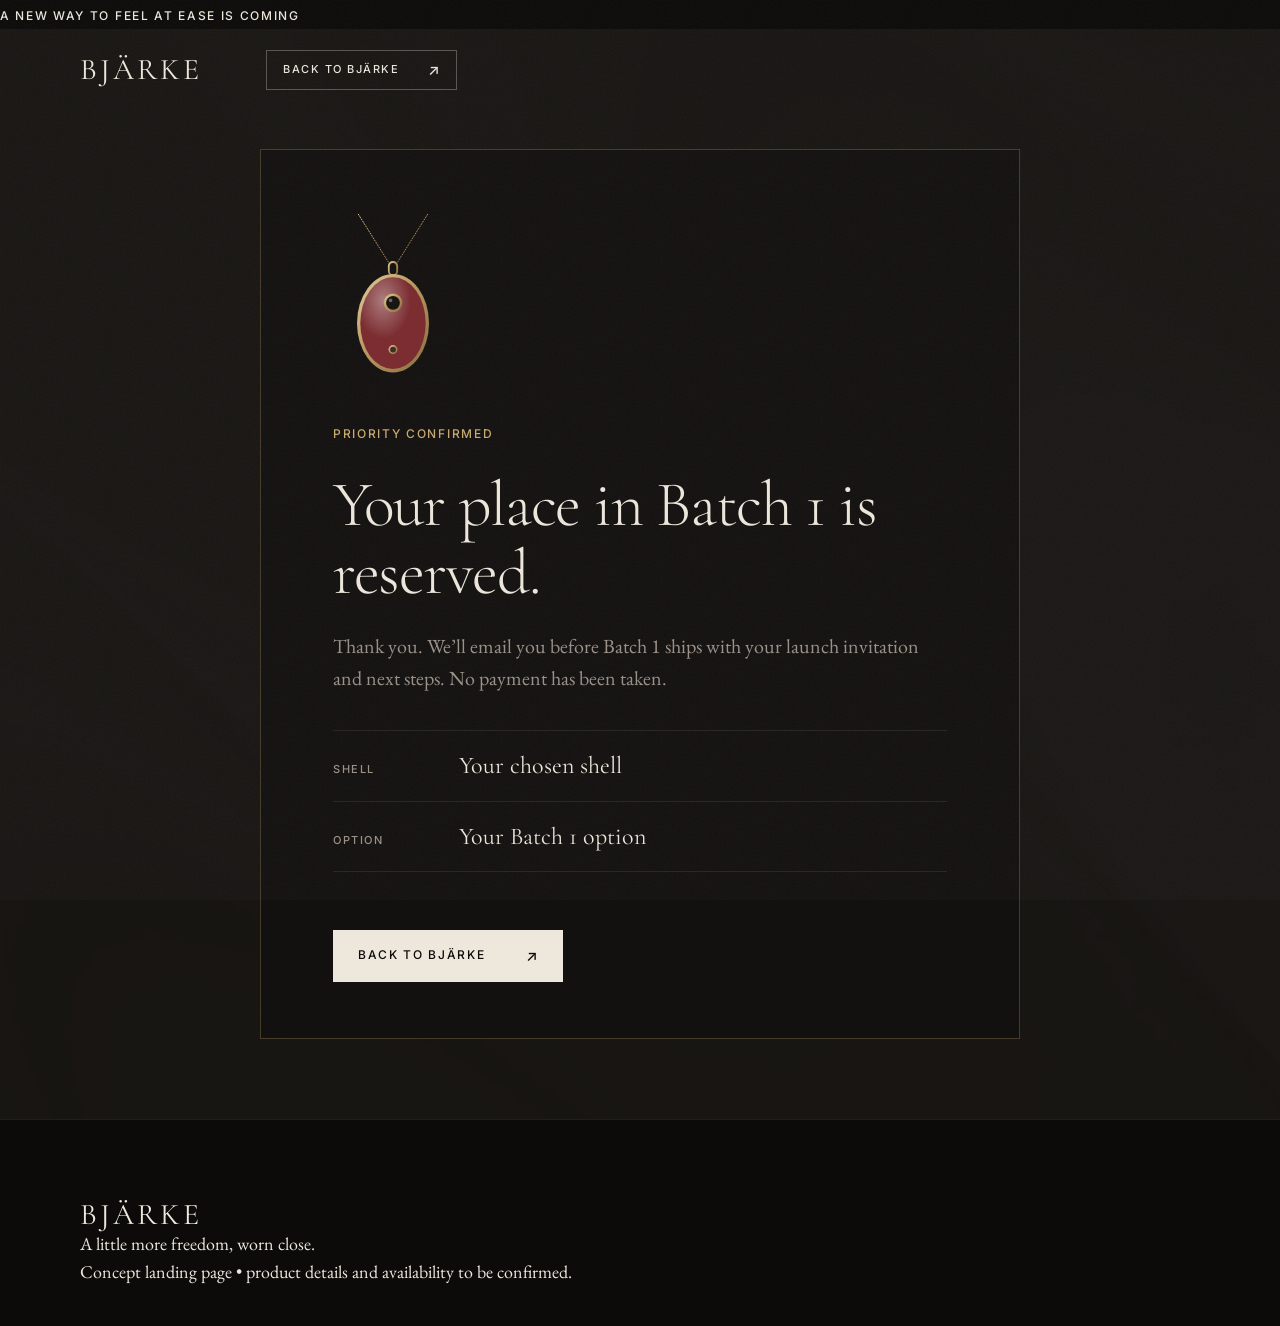
<file: priority-confirmed.html>
<!doctype html>
<html lang="en">
<head>
  <meta charset="utf-8">
  <meta name="viewport" content="width=device-width, initial-scale=1">
  <title>Priority Confirmed | Bjärke</title>
  <meta name="description" content="Your place in Bjärke Batch 1 is reserved.">
  <meta name="robots" content="noindex">
  <meta name="theme-color" content="#FCFAF5">
  <meta property="og:title" content="Bjärke | A little more freedom, worn close">
  <meta property="og:image" content="/images/og-image.jpg">
  <link rel="icon" href="/favicon.svg" type="image/svg+xml">

  <link rel="preconnect" href="https://fonts.googleapis.com">
  <link rel="preconnect" href="https://fonts.gstatic.com" crossorigin>
  <link rel="stylesheet" href="https://fonts.googleapis.com/css2?family=Cormorant+Garamond:wght@300;400&family=EB+Garamond:ital,wght@0,400;1,400&family=Inter:wght@500&display=swap">
  <link rel="stylesheet" href="/styles.css">

  <!-- ===================== META PIXEL =====================
       To activate: replace 'YOUR_PIXEL_ID' below with your Pixel ID
       (same ID as on index.html). This page fires PageView and the
       conversion event 'Lead' when a reservation is completed.
       ====================================================== -->
  <script>
    const PIXEL_ID = 'YOUR_PIXEL_ID'; // <-- paste your Meta Pixel ID here
    if (PIXEL_ID && PIXEL_ID !== 'YOUR_PIXEL_ID') {
      !function(f,b,e,v,n,t,s){if(f.fbq)return;n=f.fbq=function(){n.callMethod?
      n.callMethod.apply(n,arguments):n.queue.push(arguments)};if(!f._fbq)f._fbq=n;
      n.push=n;n.loaded=!0;n.version='2.0';n.queue=[];t=b.createElement(e);t.async=!0;
      t.src=v;s=b.getElementsByTagName(e)[0];s.parentNode.insertBefore(t,s)}(window,
      document,'script','https://connect.facebook.net/en_US/fbevents.js');
      fbq('init', PIXEL_ID);
      fbq('track', 'PageView');
      fbq('track', 'Lead'); // conversion event for the reservation (or use 'CompleteRegistration')
    }
  </script>
  <!-- =================== END META PIXEL =================== -->
</head>
<body data-confirm>
  <div class="announce" role="note"><span class="label">A new way to feel at ease is coming</span></div>

  <header class="nav" id="nav">
    <div class="wrap nav__inner">
      <a class="wordmark" href="/" aria-label="Bjärke home">BJÄRKE</a>
      <a class="btn btn--outline btn--sm nav__cta" href="/">Back to Bjärke <span class="arrow" aria-hidden="true">↗</span></a>
    </div>
  </header>

  <main id="main">
    <section class="confirm">
      <div class="reserve__silk" aria-hidden="true"></div>
      <div class="wrap">
        <div class="confirm__card">
          <span class="pendant" data-pendant aria-hidden="true"></span>
          <p class="eyebrow">Priority confirmed</p>
          <h1 class="h2">Your place in Batch 1 is reserved.</h1>
          <p class="body">Thank you. We’ll email you before Batch 1 ships with your launch invitation and next steps. No payment has been taken.</p>

          <dl class="summary">
            <div><dt>Shell</dt><dd data-c-shell>Your chosen shell</dd></div>
            <div><dt>Option</dt><dd data-c-option>Your Batch 1 option</dd></div>
          </dl>

          <a class="btn btn--solid" href="/">Back to Bjärke <span class="arrow" aria-hidden="true">↗</span></a>
        </div>
      </div>
    </section>
  </main>

  <footer class="footer">
    <div class="wrap">
      <div class="footer__top">
        <div>
          <p class="wordmark wordmark--light">BJÄRKE</p>
          <p class="footer__tag">A little more freedom, worn close.</p>
        </div>
      </div>
      <p class="footer__fine">Concept landing page • product details and availability to be confirmed.</p>
    </div>
  </footer>

  <script src="/main.js" defer></script>
</body>
</html>
</file>
<file: styles.css>
/* =========================================================
   Bjärke — dark cinematic luxury styles (14islands/Cartier365 layout)
   Mobile-first. Breakpoints: 768px (tablet), 1024px (desktop)
   ========================================================= */

:root {
  --bg:      #0C0B09;
  --bg-2:    #141210;
  --bg-3:    #1C1A15;
  --cream:   #EDE7DC;
  --cream-2: #9B9188;
  --gold:    #C9A96E;
  --border:  rgba(237, 231, 220, 0.09);
  --border-g: rgba(201, 169, 110, 0.28);
  --wine:    #8B3A3A;
  --shell:   #7A2A2E;

  --serif-d: "Cormorant Garamond", "Cormorant", Georgia, serif;
  --serif:   "EB Garamond", Georgia, serif;
  --sans:    "Inter", system-ui, -apple-system, "Helvetica Neue", Arial, sans-serif;

  --ease:    cubic-bezier(0.22, 1, 0.36, 1);
  --gutter:  24px;
  --section: 80px;
}

@media (min-width: 1024px) {
  :root { --gutter: 80px; --section: 140px; }
}

/* ---------- Reset ---------- */
*, *::before, *::after { box-sizing: border-box; }
html { -webkit-text-size-adjust: 100%; scroll-padding-top: 88px; }
html.lenis, html.lenis body { height: auto; }
.lenis.lenis-smooth { scroll-behavior: auto !important; }
body {
  margin: 0;
  background: var(--bg);
  color: var(--cream);
  font-family: var(--serif);
  font-size: 18px;
  line-height: 1.55;
  -webkit-font-smoothing: antialiased;
  text-rendering: optimizeLegibility;
  overflow-x: hidden;
}

/* film grain */
body::after {
  content: "";
  position: fixed; inset: 0;
  pointer-events: none;
  z-index: 100;
  opacity: .05;
  background-image: url("data:image/svg+xml;utf8,<svg xmlns='http://www.w3.org/2000/svg' width='160' height='160'><filter id='n'><feTurbulence type='fractalNoise' baseFrequency='.9' numOctaves='3' stitchTiles='stitch'/></filter><rect width='100%' height='100%' filter='url(%23n)'/></svg>");
}

img { display: block; max-width: 100%; height: auto; }

/* ---------- Image placeholder ---------- */
.placeholder {
  display: flex;
  align-items: center;
  justify-content: center;
  width: 100%; height: 100%;
  min-height: 320px;
  background: var(--bg-3);
  border: 1px dashed rgba(237,231,220,0.14);
  color: var(--cream-2);
  font-family: var(--sans);
  font-size: 11px;
  letter-spacing: 0.08em;
  text-transform: uppercase;
  text-align: center;
  padding: 24px;
}
a { color: inherit; text-decoration: none; }
button { font: inherit; color: inherit; background: none; border: 0; padding: 0; cursor: pointer; }
ul, ol { list-style: none; margin: 0; padding: 0; }
h1, h2, h3, p, figure { margin: 0; }
fieldset { border: 0; margin: 0; padding: 0; min-width: 0; }

:focus-visible { outline: 1px solid var(--cream); outline-offset: 4px; }

/* ---------- Utility ---------- */
.br-d { display: none; }
@media (min-width: 1024px) { .br-d { display: inline; } }

.sr { position: absolute; width: 1px; height: 1px; overflow: hidden; clip: rect(0 0 0 0); white-space: nowrap; }

.skip {
  position: absolute; left: 12px; top: -60px; z-index: 200;
  background: var(--cream); color: var(--bg);
  padding: 10px 14px; font: 500 12px var(--sans);
}
.skip:focus { top: 12px; }

/* Both .wrap and .container are equivalent — reserve uses .wrap, rest uses .container */
.wrap,
.container {
  max-width: 1440px;
  margin: 0 auto;
  padding: 0 var(--gutter);
}

/* ---------- Hairline rules ---------- */
.rule { display: block; height: 1px; background: var(--border); transform-origin: left center; }

/* ---------- Typography ---------- */
.label, .eyebrow, .btn, .num, .mini {
  font-family: var(--sans);
  font-weight: 500;
  font-size: 11px;
  letter-spacing: .14em;
  text-transform: uppercase;
  line-height: 1.4;
}
@media (min-width: 1024px) {
  .label, .eyebrow, .btn { font-size: 12px; }
}

.eyebrow { color: var(--gold); margin-bottom: 28px; }
.eyebrow span { opacity: 0.5; }
.eyebrow--plain { color: var(--cream-2); }
.num { color: var(--gold); font-size: 11px; letter-spacing: .08em; }
.num--light { color: var(--cream-2); }

.h2 {
  font-family: var(--serif-d);
  font-weight: 300;
  font-size: clamp(42px, 5vw, 72px);
  line-height: 1.06;
  letter-spacing: -0.02em;
  max-width: 24ch;
}
@media (min-width: 1024px) { .h2 { max-width: none !important; } }

.h3 {
  font-family: var(--serif-d);
  font-weight: 300;
  font-size: clamp(28px, 2.6vw, 36px);
  line-height: 1.18;
  letter-spacing: -0.01em;
}

.body {
  color: var(--cream-2);
  font-size: 19px;
  line-height: 1.6;
  max-width: 34em;
  margin-top: 24px;
}
@media (min-width: 1024px) { .body { font-size: 20px; } }
.body--sm { font-size: 18px; margin-top: 16px; }

.fine { font-style: italic; color: var(--cream-2); font-size: 16px; }

/* ---------- Buttons ---------- */
.btn {
  display: inline-flex;
  align-items: center;
  justify-content: space-between;
  gap: 40px;
  min-height: 52px;
  padding: 0 24px;
  border: 1px solid rgba(237, 231, 220, 0.3);
  border-radius: 0;
  transition: background-color .6s var(--ease), color .6s var(--ease), border-color .6s var(--ease);
}
.btn .arrow { font-family: var(--sans); font-size: 15px; letter-spacing: 0; transition: transform .6s var(--ease); }
.btn:hover .arrow, .textlink:hover .arrow { transform: translate(2px, -2px); }
.btn--solid { background: var(--cream); color: var(--bg); border-color: var(--cream); }
.btn--solid:hover { background: var(--gold); border-color: var(--gold); color: var(--bg); }
.btn--outline { color: var(--cream); background: transparent; min-width: 260px; }
.btn--outline:hover { background: var(--cream); color: var(--bg); border-color: var(--cream); }
.btn--sm { min-height: 40px; gap: 28px; padding: 0 16px; font-size: 11px; min-width: 0; }
.btn--block { width: 100%; }

.textlink {
  font-family: var(--serif);
  font-size: 18px;
  color: var(--cream-2);
  display: inline-flex;
  gap: 8px;
  align-items: center;
  transition: color .4s var(--ease);
}
.textlink:hover { color: var(--cream); }
.textlink .arrow { font-family: var(--sans); font-size: 14px; transition: transform .6s var(--ease); }

/* ---------- Navigation ---------- */
.nav {
  position: sticky; top: 0; z-index: 50;
  background: transparent;
  border-bottom: 1px solid transparent;
  transition: background-color .6s var(--ease), border-color .6s var(--ease), backdrop-filter .6s var(--ease);
}
.nav.is-scrolled {
  background: rgba(12, 11, 9, 0.88);
  border-bottom-color: var(--border);
  backdrop-filter: blur(16px);
  -webkit-backdrop-filter: blur(16px);
}
.nav__inner { display: flex; align-items: center; height: 64px; gap: 24px; }
.wordmark {
  font-family: var(--serif-d);
  font-weight: 400;
  font-size: 26px;
  letter-spacing: .1em;
  line-height: 1;
  color: var(--cream);
}
.nav__links { display: none; margin-left: auto; gap: 56px; }
.nav__links a {
  position: relative;
  color: var(--cream-2);
  font-size: 11px;
  letter-spacing: .14em;
  text-transform: uppercase;
  font-family: var(--sans);
  font-weight: 500;
  transition: color .4s var(--ease);
}
.nav__links a:hover { color: var(--cream); }
.nav__links a::after {
  content: "";
  position: absolute;
  left: 0; right: 0; bottom: -4px;
  height: 1px;
  background: var(--gold);
  transform: scaleX(0);
  transform-origin: left;
  transition: transform .7s var(--ease);
}
.nav__links a:hover::after { transform: scaleX(1); }
.nav__cta { display: none; }
.nav__menu { margin-left: auto; display: inline-flex; gap: 8px; align-items: center; min-height: 44px; color: var(--cream); }
.mobile-menu {
  background: rgba(12, 11, 9, 0.96);
  backdrop-filter: blur(20px);
  -webkit-backdrop-filter: blur(20px);
  border-top: 1px solid var(--border);
  padding: 8px var(--gutter) 24px;
  display: grid;
}
.mobile-menu[hidden] { display: none; }
.mobile-menu a:not(.btn) {
  font-family: var(--serif-d);
  font-size: 28px;
  color: var(--cream);
  padding: 14px 0;
  border-bottom: 1px solid var(--border);
}
.mobile-menu .btn { margin-top: 20px; }
@media (min-width: 1024px) {
  .nav__inner { height: 84px; gap: 64px; }
  .nav__links { display: flex; }
  .nav__cta { display: inline-flex; }
  .nav__menu, .mobile-menu { display: none !important; }
  .wordmark { font-size: 30px; }
}

/* ---------- Case Intro (14islands CaseStudyHeroIntro) ---------- */
.case-intro { background: var(--bg); overflow: hidden; }
.case-intro__nav-space { height: 80px; }
@media (min-width: 1024px) { .case-intro__nav-space { height: 100px; } }

.case-intro__meta { padding: 48px 0 32px; }
.case-intro__meta--mobile { display: block; }
.case-intro__meta--desktop { display: none; }
@media (min-width: 1024px) {
  .case-intro__meta--mobile { display: none; }
  .case-intro__meta--desktop { display: block; }
}

.case-intro__row {
  display: grid;
  grid-template-columns: 1fr 3fr;
  gap: 24px;
  margin-bottom: 20px;
}
@media (min-width: 1024px) {
  .case-intro__row { grid-template-columns: 1fr 1fr; }
}

.meta-label {
  font: 500 11px var(--sans);
  letter-spacing: .14em;
  text-transform: uppercase;
  color: var(--cream-2);
  margin-bottom: 8px;
  display: block;
}
.meta-value { font: 18px var(--serif); color: var(--cream); }
.meta-list { list-style: none; margin: 0; padding: 0; }
.meta-list li { font: 18px var(--serif); color: var(--cream); line-height: 1.6; }

/* Giant brand title — 14islands style */
.case-title {
  font-family: var(--serif-d);
  font-weight: 300;
  font-size: clamp(72px, 17vw, 240px);
  line-height: 0.86;
  letter-spacing: -0.04em;
  color: var(--cream);
  padding: 0 var(--gutter) 48px;
  margin: 0;
}
@media (min-width: 1024px) { .case-title { padding-bottom: 64px; } }

/* ---------- Fullscreen Media (like FullscreenMedia) ---------- */
.fullscreen-media { width: 100%; background: var(--bg-2); }
.fullscreen-media__ratio {
  position: relative;
  aspect-ratio: 16 / 9;
  overflow: hidden;
}
.fullscreen-media .media { width: 100%; height: 100%; }
.fullscreen-media__img { width: 100%; height: 100%; object-fit: cover; display: block; }

/* ---------- Media base ---------- */
.media { position: relative; overflow: hidden; background: var(--bg-3); }
.media img { width: 100%; height: 100%; object-fit: cover; }
.media--parallax img { will-change: transform; }

/* ---------- Text Block (like TextBlockStandard) ---------- */
.text-block { padding: 80px 0; }
@media (min-width: 1024px) { .text-block { padding: 120px 0; } }
.text-block__inner { max-width: none; }
@media (min-width: 1024px) {
  .text-block__inner { max-width: calc(100% * 11 / 12); }
}
.text-xl {
  font-family: var(--serif-d);
  font-weight: 300;
  font-size: clamp(28px, 4.5vw, 60px);
  line-height: 1.1;
  letter-spacing: -0.02em;
  color: var(--cream);
  margin: 0;
}

/* ---------- Para Block (like Paragraph — offset right) ---------- */
.para-block { padding: 0 0 80px; }
@media (min-width: 1024px) { .para-block { padding-bottom: 120px; } }
.para-block__grid { display: grid; grid-template-columns: 1fr; gap: 32px; }
@media (min-width: 1024px) {
  .para-block__grid { grid-template-columns: 1fr 1fr; }
  .para-block__gap { display: block; }
}
.para-block__gap { display: none; }
.para-block__content { display: grid; gap: 20px; }
.para-text { font: 19px/1.6 var(--serif); color: var(--cream-2); margin: 0; }

/* ---------- Media — 1 Column (like OneColumnMedia) ---------- */
.media-1col { background: var(--bg); }
.media-1col__inner { position: relative; }
.media-1col .media { overflow: hidden; background: var(--bg-2); }
.media-1col .media img { width: 100%; height: auto; display: block; }
.media-1col .media--parallax img { will-change: transform; }
.media-label {
  padding: 16px var(--gutter) 48px;
  font: 500 11px var(--sans);
  letter-spacing: .14em;
  text-transform: uppercase;
  color: var(--cream-2);
}

/* ---------- Media — 2 Columns (like TwoColumnsMedia) ---------- */
.media-2col {
  display: grid;
  grid-template-columns: 1fr 1fr;
  gap: 2px;
  background: var(--bg);
}
.media-2col__col { overflow: hidden; }
.media-2col__col .media {
  overflow: hidden;
  background: var(--bg-2);
  aspect-ratio: 4 / 5;
}
.media-2col__col .media img {
  width: 100%;
  height: 100%;
  object-fit: cover;
  display: block;
  transition: transform .9s var(--ease);
}
.media-2col__col:hover .media img { transform: scale(1.03); }
.media-col-caption { padding: 16px var(--gutter) 48px; }
.media-col-caption .meta-label { margin-bottom: 4px; }
.media-col-title {
  font: 400 clamp(18px, 2vw, 26px) var(--serif-d);
  color: var(--cream);
  margin: 0;
}

/* ---------- Pendant Section (interactive demo content block) ---------- */
.pendant-section { padding: var(--section) 0; }
.pendant-section__grid { display: grid; gap: 48px; }
@media (min-width: 1024px) {
  .pendant-section__grid { grid-template-columns: 7fr 4fr; align-items: center; gap: 100px; }
}
.pendant-section__copy .btn { margin-top: 40px; }
@media (min-width: 1024px) { .pendant-section__copy .btn { margin-top: 64px; } }

/* ---------- Try / Pendant demo ---------- */
.pendant-section__figure { display: grid; justify-items: center; gap: 14px; }
.try {
  position: relative;
  width: 100%;
  display: grid;
  justify-items: center;
  padding: 32px 0 24px;
  border: 1px solid var(--border-g);
  background: rgba(12, 11, 9, 0.4);
  backdrop-filter: blur(8px);
  -webkit-backdrop-filter: blur(8px);
}
@media (min-width: 1024px) {
  .try { border: 0; background: none; padding: 0 0 70px; backdrop-filter: none; -webkit-backdrop-filter: none; }
}
.pendant-btn { display: block; touch-action: manipulation; -webkit-tap-highlight-color: transparent; }
.caption { font-family: var(--serif); font-style: italic; color: var(--cream-2); font-size: 16px; }

.alert-card {
  position: absolute; left: 50%; bottom: 16px;
  display: inline-flex; gap: 10px; align-items: center;
  white-space: nowrap;
  background: var(--bg-2);
  border: 1px solid var(--border-g);
  padding: 10px 16px;
  font-family: var(--serif); font-size: 16px; color: var(--cream);
  transform: translate(-50%, 16px); opacity: 0; pointer-events: none;
  transition: transform .8s var(--ease), opacity .8s var(--ease);
}
.alert-card.is-on { transform: translate(-50%, 0); opacity: 1; }
.alert-card__dot { width: 7px; height: 7px; border-radius: 50%; background: #3F8A6E; }

/* ---------- Pendant (SVG) ---------- */
.pendant { display: block; }
.pendant svg { display: block; width: 100%; height: auto; overflow: visible; transition: transform .4s var(--ease); }
.pendant[data-size="hero"] { width: 168px; }
.pendant[data-size="mini"] { width: 56px; }
.pendant[data-size="form"] { width: 150px; }
@media (min-width: 1024px) {
  .pendant[data-size="hero"] { width: 230px; }
  .pendant[data-size="form"] { width: 190px; }
}
.pendant .p-shell { transition: fill .9s var(--ease); fill: var(--shell); }
.pendant .p-light { transition: fill .4s var(--ease); }
.pendant .p-glow { opacity: 0; transition: opacity .4s var(--ease); }
.pendant .p-ring { opacity: 0; transform-box: fill-box; transform-origin: center; }
.pendant.is-alert .p-light { fill: #E0473C; }
.pendant.is-alert .p-glow { opacity: 1; }
.pendant.is-alert .p-ring { animation: ring 1.8s var(--ease) 2; }
.pendant.is-alert .p-ring--2 { animation-delay: .35s; }
@keyframes ring {
  0%   { opacity: .55; transform: scale(.9); }
  100% { opacity: 0;   transform: scale(1.7); }
}
.pendant-btn:active .pendant svg { transform: scale(.985); }
.pendant--mini .pendant { display: inline-block; }

/* ---------- How It Works Section ---------- */
.how-section { padding: var(--section) 0; }
.how-section__eyebrow { margin-bottom: 48px; }
.how__grid { display: grid; gap: 48px; }
.step { position: relative; display: grid; grid-template-columns: 52px 1fr; padding-bottom: 36px; }
.step .rule { grid-column: 1 / -1; margin-bottom: 26px; }
.step .num { padding-top: 10px; }
.step .h3, .step .body { transition: color .7s var(--ease), opacity .7s var(--ease); }
.how__visual { order: -1; }

/* Map / phone / screen component — cqw-based */
.map {
  position: relative;
  aspect-ratio: 830 / 660;
  border: 1px solid var(--border);
  overflow: hidden;
  container-type: inline-size;
  font-family: var(--sans);
  background: #E8E7DE;
}
.map__bg { position: absolute; inset: 0; width: 100%; height: 100%; }
.map__lbl { font: 500 15px var(--sans); fill: #8C8C84; letter-spacing: .06em; }
.map__you { font: 500 15px var(--sans); fill: #3E63A3; letter-spacing: .06em; }
.map__tag { position: absolute; left: 4cqw; top: 4.4cqw; font-size: 1.6cqw; letter-spacing: .06em; text-transform: uppercase; color: #4D4A44; }
.map__card {
  position: absolute; left: 4cqw; top: 55cqw; width: 45cqw;
  background: #fff; border-radius: 1.2cqw; padding: 2.6cqw 2.6cqw 2.2cqw;
  border: 1px solid #E2E0DA;
}
.map__card-title { font-family: var(--serif); font-size: 3.2cqw; line-height: 1.15; margin-top: 1cqw; color: #2A2622; }
.map__note { position: absolute; left: 4cqw; bottom: 3cqw; font-family: var(--serif); font-style: italic; font-size: 1.9cqw; color: #6E6A62; }
.mini { font-size: max(8px, 1.4cqw); letter-spacing: .05em; display: flex; align-items: center; gap: .8cqw; color: #5D5952; }
.mini--blue { color: #3E63A3; }
.mini--green { color: #2F7A5C; }
.dot { width: 1.4cqw; height: 1.4cqw; border-radius: 50%; display: inline-block; flex: none; }
.dot--blue { background: #4A72B5; }
.dot--green { background: #3F8A6E; }

.phone {
  position: absolute; right: 6.5cqw; top: 5cqw;
  width: 36.5cqw; height: 72cqw;
  border-radius: 6.5cqw;
  background: #262A33;
  padding: 1.2cqw;
}
.phone__screen { position: relative; height: 100%; border-radius: 5.4cqw; overflow: hidden; background: #EDEDE8; }
.phone__status { display: flex; justify-content: space-between; align-items: center; padding: 2.4cqw 3.6cqw 0; font-size: 1.6cqw; color: #222; }
.phone__island { width: 12cqw; height: 3cqw; border-radius: 3cqw; background: #111; }
.phone__head { margin: 2.6cqw 1.6cqw 0; background: #fff; border-radius: 1.6cqw; padding: 2cqw 2cqw 1.8cqw; position: relative; z-index: 2; }
.phone__brand { font-family: var(--serif-d); font-size: 3.1cqw; letter-spacing: .06em; color: #2A2622; }
.screen { position: absolute; inset: 17cqw 1.6cqw 1.6cqw; opacity: 0; transform: translateY(1.5cqw); transition: opacity .7s var(--ease), transform .7s var(--ease); }
.map[data-state="0"] .screen--0,
.map[data-state="1"] .screen--1,
.map[data-state="2"] .screen--2 { opacity: 1; transform: none; }
.contacts { background: #fff; border-radius: 1.6cqw; padding: 0 2cqw; }
.contacts li { display: grid; grid-template-columns: auto 1fr auto; gap: 1.6cqw; align-items: center; padding: 2cqw 0; font-family: var(--serif); font-size: 2.6cqw; border-bottom: 1px solid #ECEAE4; }
.contacts li:last-child { border-bottom: 0; }
.avatar { width: 4.6cqw; height: 4.6cqw; border-radius: 50%; display: grid; place-items: center; background: #F3EEE6; font-family: var(--sans); font-size: 1.8cqw; color: #6B635A; }
.tick { color: #2F7A5C; font-family: var(--sans); font-size: 1.8cqw; }
.screen__foot { margin-top: 2cqw; padding-left: 1cqw; }
.screen--1 { display: grid; align-content: center; justify-items: center; text-align: center; padding-bottom: 6cqw; }
.alert-ring { position: relative; width: 16cqw; height: 16cqw; margin-bottom: 3cqw; }
.alert-ring i { position: absolute; inset: 5cqw; border-radius: 50%; background: #8B3A3A; }
.alert-ring span { position: absolute; inset: 0; border-radius: 50%; border: 1px solid #8B3A3A; opacity: 0; }
.map[data-state="1"] .alert-ring span { animation: ring 2.2s var(--ease) infinite; }
.map[data-state="1"] .alert-ring span + span { animation-delay: .6s; }
.screen__title { font-family: var(--serif-d); font-size: 3.6cqw; color: #2A2622; line-height: 1.15; margin-top: .6cqw; }
.screen__sub { font-size: 1.6cqw; color: #5D5952; line-height: 1.45; margin-top: .8cqw; }
.screen--2 { inset: 0; }
.phone__map {
  position: absolute; inset: 0;
  background:
    linear-gradient(100deg, transparent 47%, #FAF9F5 47%, #FAF9F5 50%, transparent 50%),
    linear-gradient(-10deg, transparent 60%, #FAF9F5 60%, #FAF9F5 62.5%, transparent 62.5%),
    linear-gradient(#D9E0D3, #D9E0D3) 62% 38% / 34% 18% no-repeat,
    linear-gradient(#DFE3D8, #DFE3D8) 12% 72% / 30% 10% no-repeat,
    #E8E8E2;
}
.pulse-dot { position: absolute; left: 47%; top: 44%; width: 5cqw; height: 5cqw; margin: -2.5cqw; border-radius: 50%; background: #4A72B5; border: .9cqw solid #fff; box-shadow: 0 0 0 0 rgba(74, 114, 181, .35); }
.map[data-state="2"] .pulse-dot { animation: pulse 2.4s var(--ease) infinite; }
@keyframes pulse {
  0%   { box-shadow: 0 0 0 0 rgba(74, 114, 181, .35); }
  100% { box-shadow: 0 0 0 7cqw rgba(74, 114, 181, 0); }
}
.sheet { position: absolute; left: 1.6cqw; right: 1.6cqw; bottom: 1.6cqw; background: #fff; border-radius: 2cqw; padding: 2.4cqw 2.4cqw 2cqw; display: grid; gap: .4cqw; }
.sheet .mini--green { margin-top: .8cqw; }

@media (min-width: 1024px) {
  .how__grid { grid-template-columns: 5fr 6fr; gap: 100px; align-items: start; }
  .how__visual { order: 0; position: sticky; top: 140px; }
  .steps { padding-bottom: 10vh; }
  .step { grid-template-columns: 96px 1fr; min-height: 34vh; padding-bottom: 0; }
  .step .rule { margin-bottom: 30px; }
  .step:not(.is-active) .h3 { color: rgba(237, 231, 220, 0.3); }
  .step:not(.is-active) .body { opacity: .3; }
}

/* ---------- Content 2 col (shells + privacy) ---------- */
.content-2col {
  display: grid;
  grid-template-columns: 1fr;
  gap: 2px;
  background: var(--bg);
}
@media (min-width: 1024px) { .content-2col { grid-template-columns: 1fr 1fr; } }

.content-2col__col { padding: 56px var(--gutter); }
@media (min-width: 1024px) { .content-2col__col { padding: 80px 64px; } }
.content-2col__col--sand { background: var(--bg-3); border: 1px solid var(--border-g); }
.content-2col__col--outline { border: 1px solid var(--border); display: flex; flex-direction: column; }

/* h2 card variants */
.h2--card { font-size: clamp(38px, 3.6vw, 52px); max-width: none; }
.h2--lg { font-size: clamp(44px, 4.6vw, 72px); line-height: 1; }

/* Shell picker */
.shell-picker { display: flex; align-items: center; justify-content: space-between; gap: 16px; margin-top: 48px; }
.swatches { display: flex; gap: 14px; flex-wrap: wrap; }
.swatch {
  display: block;
  position: relative;
  width: 44px; height: 44px; border-radius: 50%;
  background: var(--c);
  box-shadow: inset 0 0 0 1px rgba(0, 0, 0, .2);
  flex: none;
}
.swatch::after {
  content: "";
  position: absolute; inset: -6px; border-radius: 50%;
  border: 1px solid var(--gold);
  opacity: 0;
  transform: scale(.9);
  transition: opacity .6s var(--ease), transform .6s var(--ease);
}
.swatch[aria-checked="true"]::after { opacity: 1; transform: none; }
.shell-name { margin-top: 20px; color: var(--cream-2); min-height: 1.4em; }

/* Flatlay */
.flatlay { margin-top: 40px; aspect-ratio: 1400 / 788; }
@media (min-width: 1024px) { .flatlay { margin: 56px -10px 0; } }

/* Privacy list */
.privacy-list { display: grid; gap: 26px; margin-top: 32px; }
.content-2col__col--outline > .rule { margin-top: 48px; }
.privacy-list li { display: flex; align-items: center; gap: 12px; color: var(--cream); }
.rec-dot { width: 8px; height: 8px; border-radius: 50%; background: #C8372D; animation: rec 2.4s var(--ease) infinite; }
@keyframes rec {
  0%, 100% { box-shadow: 0 0 0 0 rgba(200, 55, 45, .35); opacity: 1; }
  50%       { box-shadow: 0 0 0 7px rgba(200, 55, 45, 0); opacity: .75; }
}

/* Rec demo */
.rec-demo {
  position: relative; margin-top: 40px; aspect-ratio: 16 / 7; overflow: hidden;
  border: 1px solid var(--border);
  background: var(--bg);
}
.rec-demo__scene { position: absolute; inset: -4%; background: url("/images/walk-back.webp") center 40% / cover; filter: saturate(.75) brightness(.8); animation: scene 9s linear infinite; }
@keyframes scene { from { transform: scale(1.06) translateX(-1.5%); } to { transform: scale(1.06) translateX(1.5%); } }
.rec-demo__tag, .rec-demo__light {
  position: absolute; left: 14px; bottom: 14px;
  font: 500 10px var(--sans); letter-spacing: .14em; text-transform: uppercase;
  color: var(--cream); background: rgba(12, 11, 9, 0.72); padding: 7px 10px;
}
.rec-demo__tag--calm { animation: calm 9s infinite; }
.rec-demo__tag--alert { opacity: 0; animation: alertTag 9s infinite; }
.rec-demo__light { left: auto; right: 14px; top: 14px; bottom: auto; display: flex; align-items: center; gap: 8px; opacity: 0; animation: light 9s infinite; }
.rec-demo__light i { width: 8px; height: 8px; border-radius: 50%; background: #E0473C; box-shadow: 0 0 10px 2px rgba(224, 71, 60, .7); }
.rec-demo__light b { font-weight: 500; }
@keyframes calm    { 0%, 30% { opacity: 1; } 36%, 94% { opacity: 0; } 100% { opacity: 1; } }
@keyframes alertTag { 0%, 32% { opacity: 0; } 38%, 92% { opacity: 1; } 98%, 100% { opacity: 0; } }
@keyframes light   { 0%, 50% { opacity: 0; } 55%, 92% { opacity: 1; } 98%, 100% { opacity: 0; } }
.content-2col__col--outline .fine { margin-top: 40px; font-size: 15px; }
@media (min-width: 1024px) {
  .content-2col__col--outline .fine { margin-top: 56px; }
}

/* ---------- Reserve ---------- */
.reserve { position: relative; overflow: hidden; padding: 72px 0; background: var(--bg-2); }
.reserve .wrap { position: relative; padding: 0 12px; }
.reserve__silk {
  position: absolute; inset: -6%;
  background: url("/images/silk.webp") center / cover no-repeat;
  animation: drift 24s var(--ease) infinite alternate;
  will-change: transform;
  opacity: 0.08;
}
.reserve__silk::after { content: ""; position: absolute; inset: 0; background: rgba(12, 11, 9, 0.6); }
@keyframes drift {
  from { transform: scale(1.04) translate3d(-1%, 0, 0); }
  to   { transform: scale(1.08) translate3d(1%, -1%, 0); }
}
.reserve__card {
  background: rgba(20, 18, 16, 0.94);
  border: 1px solid var(--border-g);
  backdrop-filter: blur(16px);
  -webkit-backdrop-filter: blur(16px);
  padding: 40px 20px 28px;
  max-width: 1040px;
  margin: 0 auto;
}
.reserve__grid { display: grid; gap: 32px; }
.reserve .eyebrow { margin-bottom: 20px; }
.reserve .h2 { max-width: 14ch; }
.reserve__preview { order: -1; display: none; }

/* Form */
.form { margin-top: 36px; display: grid; gap: 26px; }
.hp { position: absolute; left: -9999px; }
.field-row { display: grid; gap: 26px; }
.field { display: grid; gap: 10px; }
.field legend { margin-bottom: 14px; padding: 0; color: var(--cream); }
.field input[type="text"],
.field input[type="email"],
.field input[type="tel"] {
  width: 100%; min-height: 52px;
  font: 18px var(--serif);
  color: var(--cream);
  background: rgba(237, 231, 220, 0.06);
  border: 1px solid var(--border); border-radius: 0;
  padding: 0 16px;
  transition: border-color .5s var(--ease);
  -webkit-appearance: none; appearance: none;
}
.field input::placeholder { color: var(--cream-2); }
.field input:focus { outline: none; border-color: var(--gold); }
.field input:focus-visible { outline: 1px solid var(--gold); outline-offset: 2px; }
.field.has-error input { border-color: var(--wine); }
.error { color: var(--wine); font-size: 16px; min-height: 0; }
.error:empty { display: none; }

.swatches--form { gap: 16px; }
.swatch-opt { position: relative; display: block; cursor: pointer; }
.swatch-opt input { position: absolute; opacity: 0; width: 44px; height: 44px; margin: 0; cursor: pointer; }
.swatch-opt input:checked + .swatch::after { opacity: 1; transform: none; }
.swatch-opt input:focus-visible + .swatch { outline: 1px solid var(--gold); outline-offset: 9px; }
.choice-name { font-family: var(--sans); font-weight: 500; font-size: 11px; letter-spacing: .14em; text-transform: uppercase; color: var(--cream-2); margin-top: 6px; }

.chips { display: grid; grid-template-columns: 1fr 1fr; gap: 10px; }
.chip { position: relative; cursor: pointer; }
.chip input, .option input { position: absolute; opacity: 0; inset: 0; margin: 0; cursor: pointer; }
.chip span {
  display: flex; align-items: center; min-height: 48px; padding: 8px 14px;
  border: 1px solid var(--border);
  background: rgba(237, 231, 220, 0.04);
  color: var(--cream);
  font-size: 17px; line-height: 1.25;
  transition: border-color .5s var(--ease), background-color .5s var(--ease), color .5s var(--ease);
}
.chip input:checked + span {
  border-color: var(--gold);
  background: rgba(201, 169, 110, 0.1);
  color: var(--cream);
}
.chip input:focus-visible + span,
.option input:focus-visible + .option__box { outline: 1px solid var(--gold); outline-offset: 3px; }

.options { display: grid; gap: 12px; }
.option { position: relative; cursor: pointer; display: block; }
.option__box {
  display: grid; gap: 4px; padding: 18px 20px 18px 52px; position: relative;
  border: 1px solid var(--border);
  background: rgba(237, 231, 220, 0.04);
  transition: border-color .5s var(--ease);
}
.option__box::before {
  content: ""; position: absolute; left: 20px; top: 22px;
  width: 16px; height: 16px; border-radius: 50%;
  border: 1px solid var(--cream-2);
}
.option__box::after {
  content: ""; position: absolute; left: 24px; top: 26px;
  width: 8px; height: 8px; border-radius: 50%;
  background: var(--gold);
  transform: scale(0);
  transition: transform .5s var(--ease);
}
.option input:checked + .option__box { border-color: var(--gold); }
.option input:checked + .option__box::after { transform: scale(1); }
.option__title { font-family: var(--serif-d); font-size: 25px; line-height: 1.15; color: var(--cream); }
.option__meta { color: var(--cream-2); font-size: 16px; }
.option__price { font-family: var(--sans); font-weight: 500; font-size: 12px; letter-spacing: .1em; margin-top: 6px; }
.option__price s { color: var(--cream-2); margin-left: 6px; }
.option__price em { font-style: normal; color: var(--gold); margin-left: 6px; text-transform: uppercase; }
.field.has-error .chip span, .field.has-error .option__box { border-color: rgba(139, 58, 58, .5); }

.btn[disabled] { cursor: progress; opacity: .85; }
.btn.is-success { background: var(--gold); border-color: var(--gold); color: var(--bg); }
.form-error { text-align: left; }
.fine--center { text-align: center; font-size: 15px; }

.marquee { margin-top: 36px; border-top: 1px solid var(--border); padding-top: 20px; overflow: hidden; white-space: nowrap; }
.marquee__track { display: inline-flex; animation: marquee 40s linear infinite; }
.marquee__track span { font: 500 10px var(--sans); letter-spacing: .16em; text-transform: uppercase; color: var(--cream-2); }
@keyframes marquee { from { transform: translateX(0); } to { transform: translateX(-50%); } }

@media (min-width: 768px) {
  .field-row { grid-template-columns: 1fr 1fr; }
  .chips { grid-template-columns: repeat(4, 1fr); }
  .options { grid-template-columns: 1fr 1fr; }
}
@media (min-width: 1024px) {
  .reserve { padding: 140px 0; }
  .reserve .wrap { padding: 0 var(--gutter); }
  .reserve__card { padding: 64px 72px 36px; }
  .reserve__grid { grid-template-columns: 1fr 220px; gap: 72px; }
  .reserve__preview { order: 0; display: grid; justify-items: center; align-content: start; gap: 20px; position: sticky; top: 140px; padding-top: 110px; }
  .reserve__preview .label { color: var(--cream-2); text-align: center; }
  .reserve .h2 { font-size: clamp(44px, 4vw, 58px); }
}

/* ---------- Footer (14islands style — big headline CTA) ---------- */
.footer { background: var(--bg); border-top: 1px solid var(--border); padding: 80px 0 40px; }
.footer__inner { display: grid; gap: 48px; }
.footer__headline {
  font-family: var(--serif-d);
  font-weight: 300;
  font-size: clamp(40px, 6vw, 80px);
  line-height: 1.0;
  letter-spacing: -0.025em;
  color: var(--cream);
}
.footer__headline p { margin: 0; }
.footer__cta-row { display: grid; grid-template-columns: 1fr; gap: 24px; }
@media (min-width: 1024px) { .footer__cta-row { grid-template-columns: 1fr 1fr; } }
.footer__cta-offset { display: none; }
@media (min-width: 1024px) { .footer__cta-offset { display: block; } }
.footer__cta-link {
  font-family: var(--serif-d);
  font-size: clamp(24px, 3vw, 40px);
  font-weight: 300;
  color: var(--gold);
  text-decoration: none;
  border-bottom: 1px solid var(--border-g);
  padding-bottom: 4px;
  transition: color .4s var(--ease), border-color .4s var(--ease);
}
.footer__cta-link:hover { color: var(--cream); border-color: var(--cream); }
.footer__bar {
  display: flex;
  flex-direction: column;
  gap: 16px;
  padding-top: 32px;
  border-top: 1px solid var(--border);
}
@media (min-width: 1024px) {
  .footer__bar { flex-direction: row; justify-content: space-between; align-items: center; }
}
.footer__copy {
  font: 500 11px var(--sans);
  letter-spacing: .14em;
  text-transform: uppercase;
  color: var(--cream-2);
}
.footer__links { display: flex; gap: 32px; flex-wrap: wrap; }
.footer__links a {
  font: 500 11px var(--sans);
  letter-spacing: .14em;
  text-transform: uppercase;
  color: var(--cream-2);
  transition: color .4s var(--ease);
}
.footer__links a:hover { color: var(--gold); }

/* ---------- Confirmation page ---------- */
.confirm {
  position: relative; overflow: hidden;
  min-height: calc(100vh - 34px);
  display: grid; align-items: center;
  padding: 120px 0 80px;
  background: var(--bg-2);
  margin-top: -64px;
}
@media (min-width: 1024px) { .confirm { margin-top: -84px; } }
.confirm .wrap { position: relative; width: 100%; }
.confirm__card {
  max-width: 760px; margin: 0 auto;
  background: rgba(20, 18, 16, 0.94);
  border: 1px solid var(--border-g);
  backdrop-filter: blur(16px);
  -webkit-backdrop-filter: blur(16px);
  padding: 48px 24px 40px;
  display: grid; gap: 0; justify-items: start;
}
.confirm__card .pendant { width: 120px; margin-bottom: 32px; }
.confirm__card .h2 { max-width: 16ch; }
.summary { width: 100%; margin-top: 36px; border-top: 1px solid var(--border); }
.summary div { display: grid; grid-template-columns: 110px 1fr; gap: 16px; padding: 16px 0; border-bottom: 1px solid var(--border); align-items: baseline; }
.summary dt { font: 500 11px var(--sans); letter-spacing: .14em; text-transform: uppercase; color: var(--cream-2); }
.summary dd { margin: 0; font-family: var(--serif-d); font-size: 24px; color: var(--cream); }
.confirm__card .btn { margin-top: 40px; }
@media (min-width: 1024px) { .confirm__card { padding: 64px 72px 56px; } }

/* ---------- Entrance states (only when motion allowed + JS ran) ---------- */
html.motion.js-ready [data-reveal],
html.motion.js-ready [data-fade] { opacity: 0; }
html.motion.js-ready .rule { transform: scaleX(0); }
html.motion.js-ready [data-media] { clip-path: inset(100% 0 0 0); }

/* ---------- Reduced motion ---------- */
@media (prefers-reduced-motion: reduce) {
  *, *::before, *::after { animation: none !important; transition: none !important; }
  .reserve__silk { transform: scale(1); }
  .rec-demo__tag--calm { opacity: 0; }
  .rec-demo__tag--alert, .rec-demo__light { opacity: 1; }
  .marquee__track { flex-wrap: wrap; white-space: normal; }
  .marquee__track span + span { display: none; }
}
</file>
